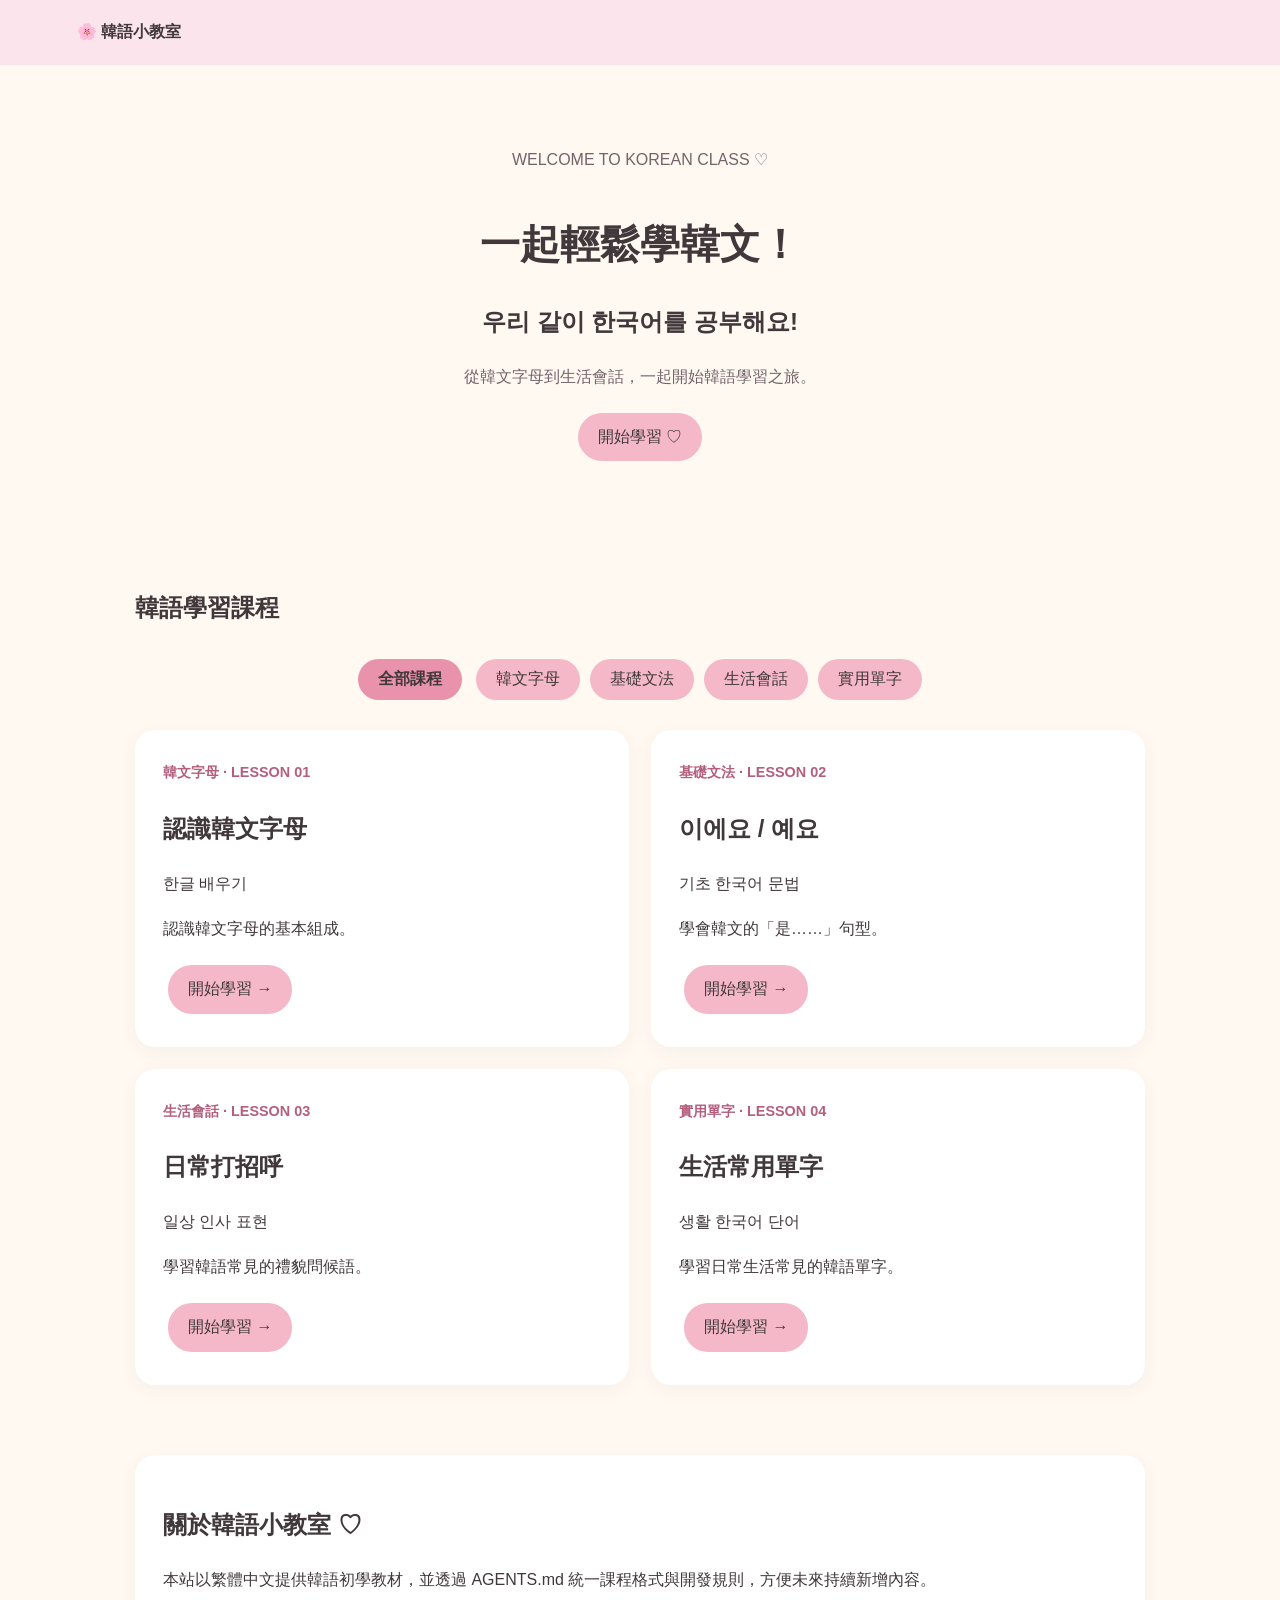
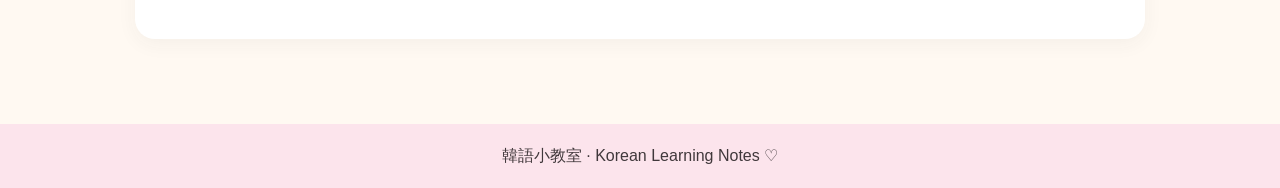
<file: index.html>
<!DOCTYPE html>
<html lang="zh-Hant">
<head>
<meta charset="UTF-8">
<meta name="viewport" content="width=device-width, initial-scale=1">
<title>首頁 | 韓語小教室</title>
<link rel="stylesheet" href="css/style.css">
<script src="js/main.js" defer></script>
</head>
<body>
<header><a href="index.html">🌸 韓語小教室</a></header>

<section class="hero">
  <p>WELCOME TO KOREAN CLASS ♡</p>
  <h1>一起輕鬆學韓文！</h1>
  <h2>우리 같이 한국어를 공부해요!</h2>
  <p>從韓文字母到生活會話，一起開始韓語學習之旅。</p>
  <a class="btn" href="#lessons">開始學習 ♡</a>
</section>
<main class="container" id="lessons">
  <h2>韓語學習課程</h2>
  <div class="filters">
    <button class="active" data-filter="all">全部課程</button>
    <button data-filter="韓文字母">韓文字母</button><button data-filter="基礎文法">基礎文法</button><button data-filter="生活會話">生活會話</button><button data-filter="實用單字">實用單字</button>
  </div>
  <div class="grid">
    <article class="card" data-category="韓文字母">
      <span class="tag">韓文字母 · LESSON 01</span>
      <h2>認識韓文字母</h2>
      <p>한글 배우기</p>
      <p>認識韓文字母的基本組成。</p>
      <a class="btn" href="lessons/hangul.html">開始學習 →</a>
    </article>
    <article class="card" data-category="基礎文法">
      <span class="tag">基礎文法 · LESSON 02</span>
      <h2>이에요 / 예요</h2>
      <p>기초 한국어 문법</p>
      <p>學會韓文的「是……」句型。</p>
      <a class="btn" href="lessons/grammar-01.html">開始學習 →</a>
    </article>
    <article class="card" data-category="生活會話">
      <span class="tag">生活會話 · LESSON 03</span>
      <h2>日常打招呼</h2>
      <p>일상 인사 표현</p>
      <p>學習韓語常見的禮貌問候語。</p>
      <a class="btn" href="lessons/greetings.html">開始學習 →</a>
    </article>
    <article class="card" data-category="實用單字">
      <span class="tag">實用單字 · LESSON 04</span>
      <h2>生活常用單字</h2>
      <p>생활 한국어 단어</p>
      <p>學習日常生活常見的韓語單字。</p>
      <a class="btn" href="lessons/vocabulary-01.html">開始學習 →</a>
    </article></div>
</main>
<section class="container">
  <div class="card">
    <h2>關於韓語小教室 ♡</h2>
    <p>本站以繁體中文提供韓語初學教材，並透過 AGENTS.md 統一課程格式與開發規則，方便未來持續新增內容。</p>
  </div>
</section>

<footer>韓語小教室 · Korean Learning Notes ♡</footer>
</body>
</html>
</file>
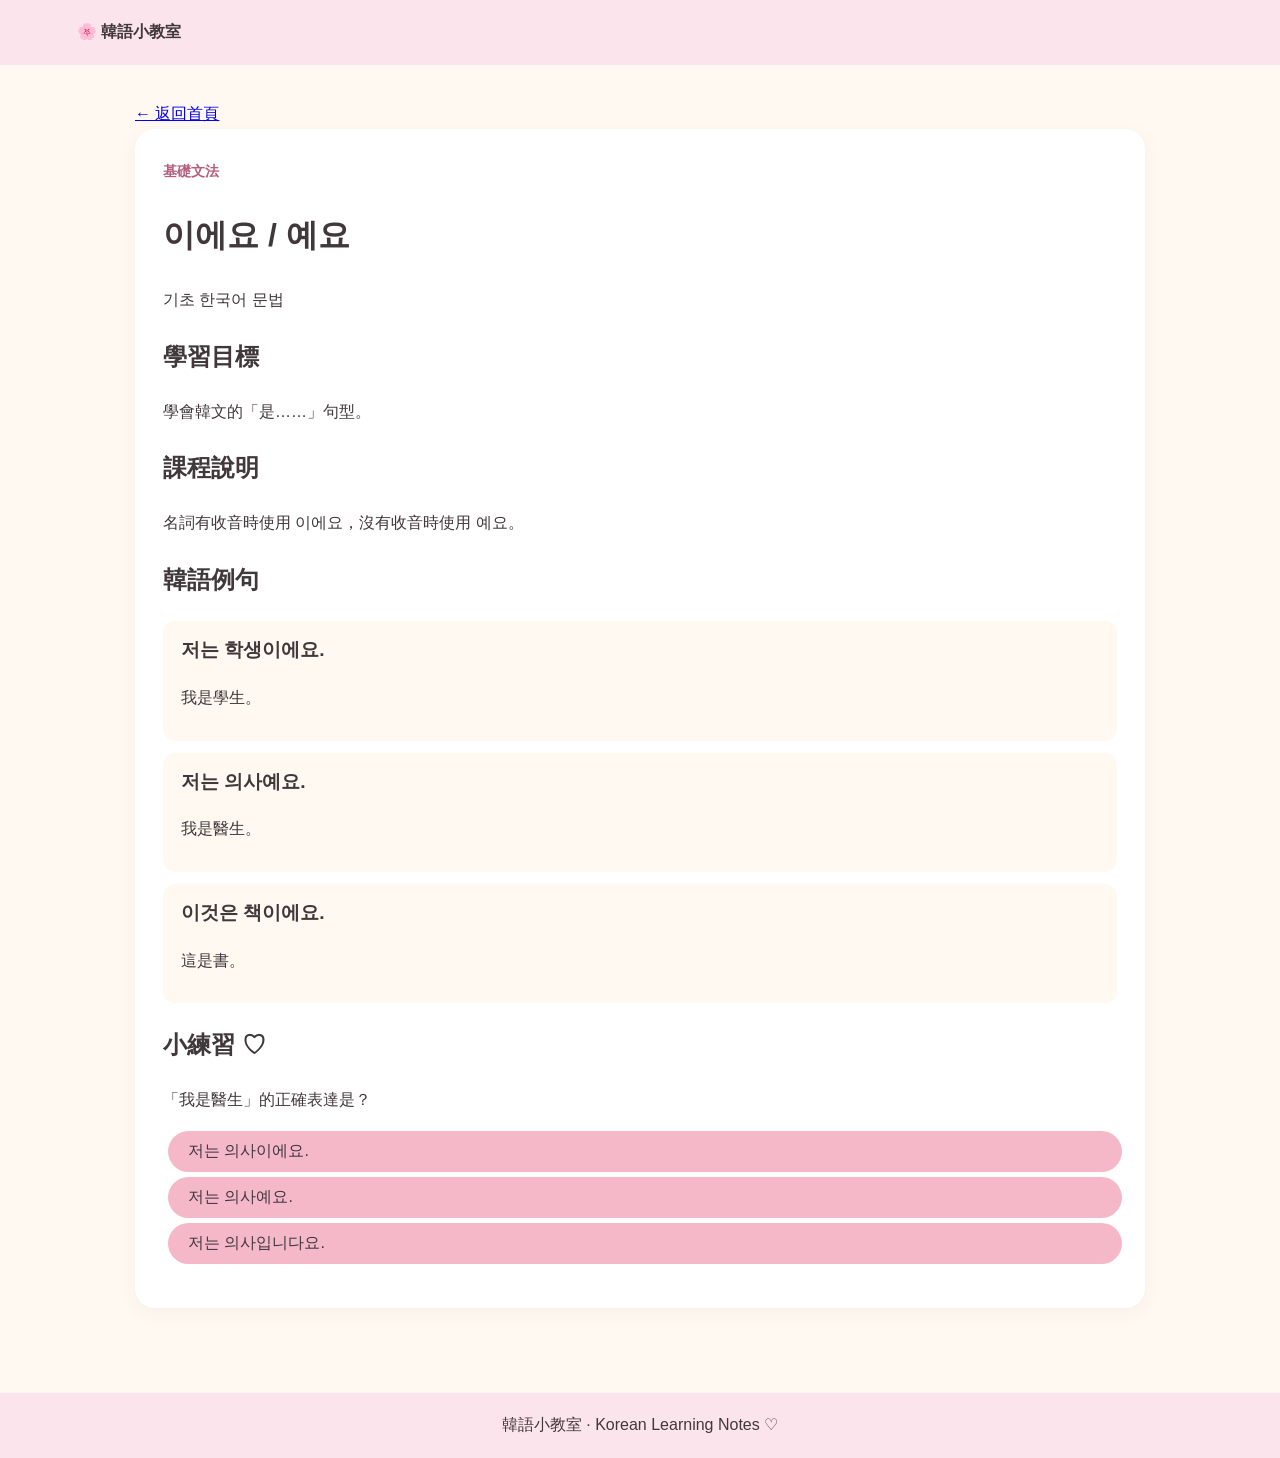
<file: lessons/grammar-01.html>
<!DOCTYPE html>
<html lang="zh-Hant">
<head>
<meta charset="UTF-8">
<meta name="viewport" content="width=device-width, initial-scale=1">
<title>이에요 / 예요 | 韓語小教室</title>
<link rel="stylesheet" href="../css/style.css">
<script src="../js/main.js" defer></script>
</head>
<body>
<header><a href="../index.html">🌸 韓語小教室</a></header>

    <main class="container">
      <a href="../index.html">← 返回首頁</a>
      <div class="lesson-content">
        <span class="tag">基礎文法</span>
        <h1>이에요 / 예요</h1>
        <p>기초 한국어 문법</p>
        <h2>學習目標</h2><p>學會韓文的「是……」句型。</p>
        <h2>課程說明</h2><p>名詞有收音時使用 이에요，沒有收音時使用 예요。</p>
        <h2>韓語例句</h2><div class="example"><strong>저는 학생이에요.</strong><p>我是學生。</p></div><div class="example"><strong>저는 의사예요.</strong><p>我是醫生。</p></div><div class="example"><strong>이것은 책이에요.</strong><p>這是書。</p></div>
        <div class="quiz">
          <h2>小練習 ♡</h2>
          <p>「我是醫生」的正確表達是？</p>
          <button data-answer="false">저는 의사이에요.</button><button data-answer="true">저는 의사예요.</button><button data-answer="false">저는 의사입니다요.</button>
          <p id="result" aria-live="polite"></p>
        </div>
      </div>
    </main>
    
<footer>韓語小教室 · Korean Learning Notes ♡</footer>
</body>
</html>
</file>
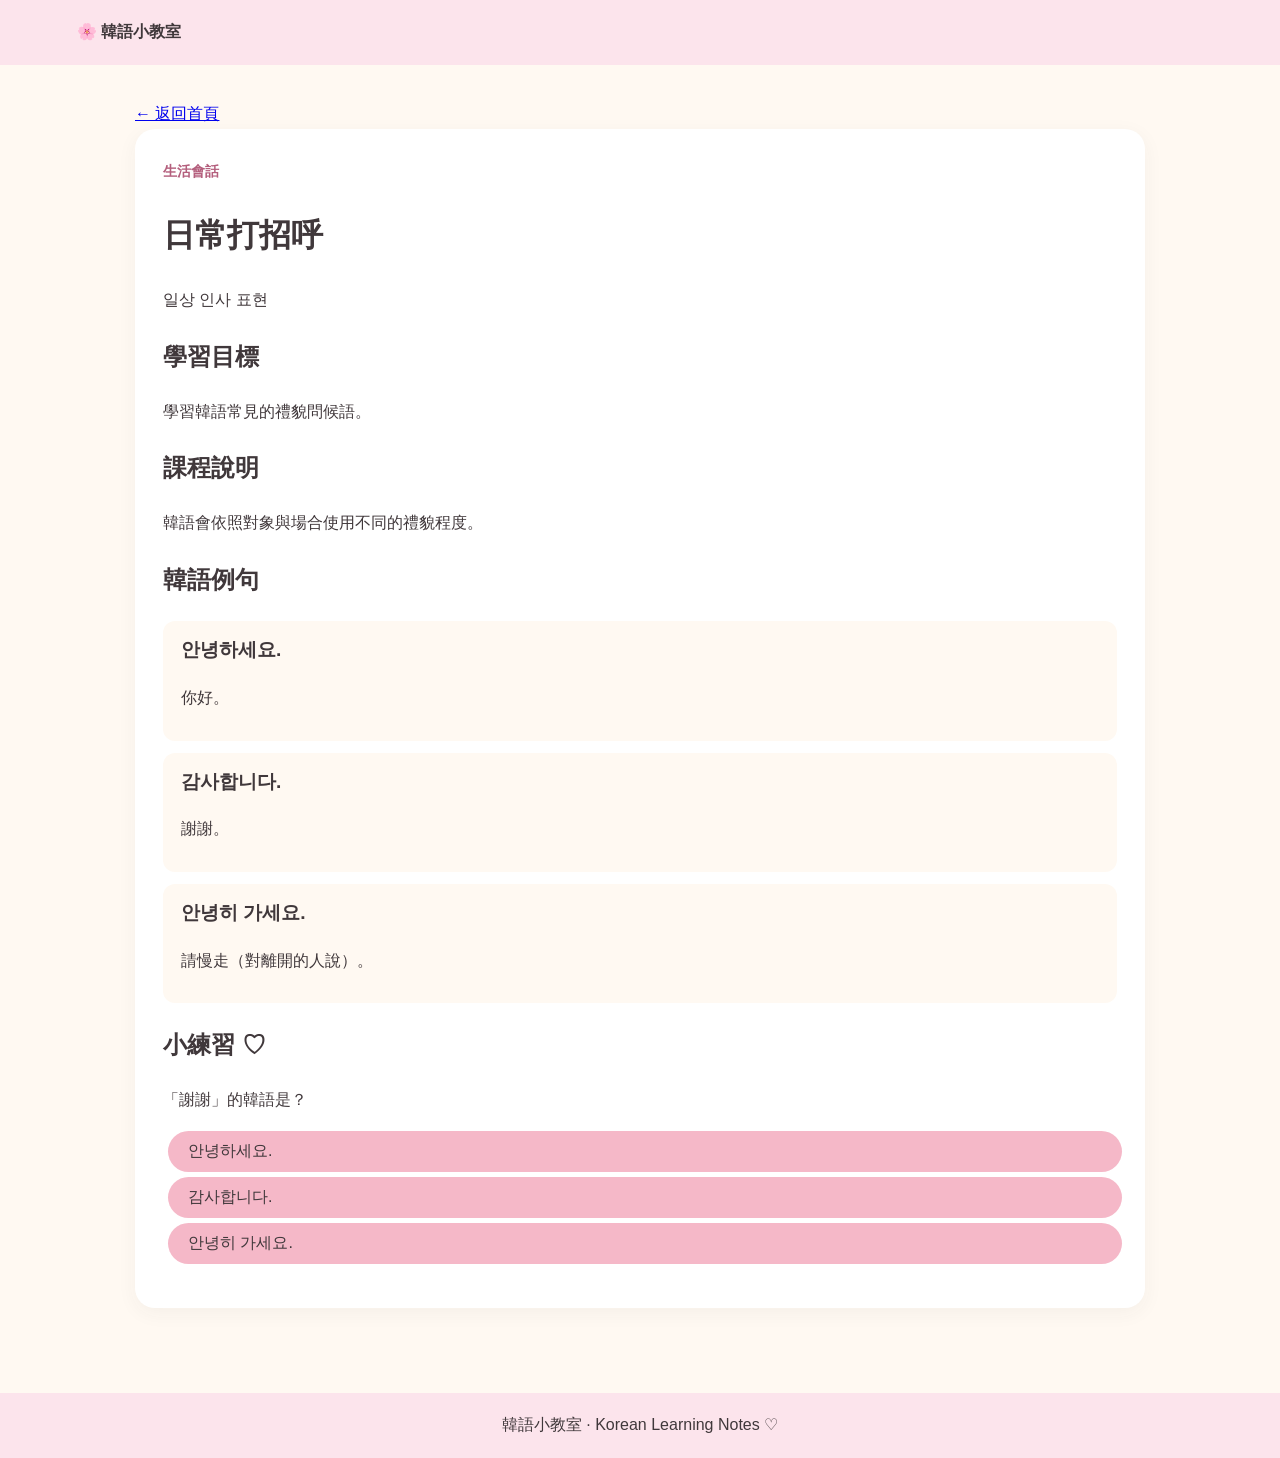
<file: lessons/greetings.html>
<!DOCTYPE html>
<html lang="zh-Hant">
<head>
<meta charset="UTF-8">
<meta name="viewport" content="width=device-width, initial-scale=1">
<title>日常打招呼 | 韓語小教室</title>
<link rel="stylesheet" href="../css/style.css">
<script src="../js/main.js" defer></script>
</head>
<body>
<header><a href="../index.html">🌸 韓語小教室</a></header>

    <main class="container">
      <a href="../index.html">← 返回首頁</a>
      <div class="lesson-content">
        <span class="tag">生活會話</span>
        <h1>日常打招呼</h1>
        <p>일상 인사 표현</p>
        <h2>學習目標</h2><p>學習韓語常見的禮貌問候語。</p>
        <h2>課程說明</h2><p>韓語會依照對象與場合使用不同的禮貌程度。</p>
        <h2>韓語例句</h2><div class="example"><strong>안녕하세요.</strong><p>你好。</p></div><div class="example"><strong>감사합니다.</strong><p>謝謝。</p></div><div class="example"><strong>안녕히 가세요.</strong><p>請慢走（對離開的人說）。</p></div>
        <div class="quiz">
          <h2>小練習 ♡</h2>
          <p>「謝謝」的韓語是？</p>
          <button data-answer="false">안녕하세요.</button><button data-answer="true">감사합니다.</button><button data-answer="false">안녕히 가세요.</button>
          <p id="result" aria-live="polite"></p>
        </div>
      </div>
    </main>
    
<footer>韓語小教室 · Korean Learning Notes ♡</footer>
</body>
</html>
</file>
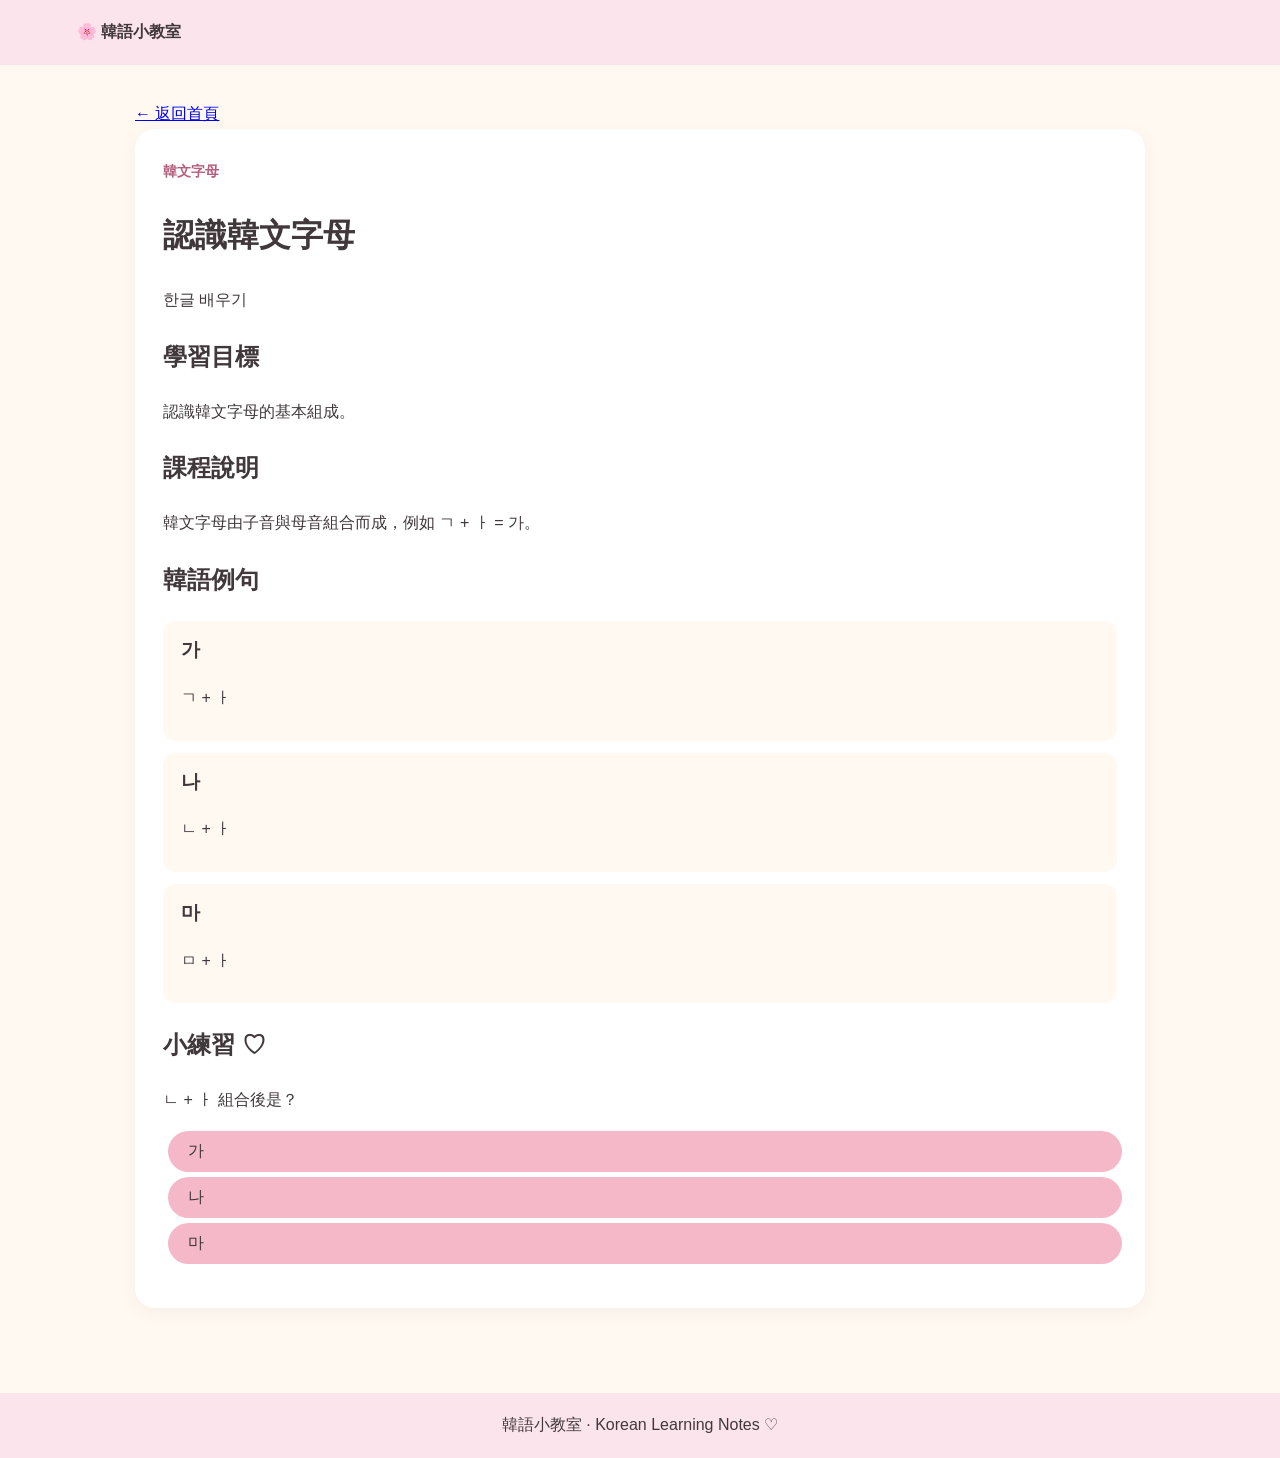
<file: lessons/hangul.html>
<!DOCTYPE html>
<html lang="zh-Hant">
<head>
<meta charset="UTF-8">
<meta name="viewport" content="width=device-width, initial-scale=1">
<title>認識韓文字母 | 韓語小教室</title>
<link rel="stylesheet" href="../css/style.css">
<script src="../js/main.js" defer></script>
</head>
<body>
<header><a href="../index.html">🌸 韓語小教室</a></header>

    <main class="container">
      <a href="../index.html">← 返回首頁</a>
      <div class="lesson-content">
        <span class="tag">韓文字母</span>
        <h1>認識韓文字母</h1>
        <p>한글 배우기</p>
        <h2>學習目標</h2><p>認識韓文字母的基本組成。</p>
        <h2>課程說明</h2><p>韓文字母由子音與母音組合而成，例如 ㄱ + ㅏ = 가。</p>
        <h2>韓語例句</h2><div class="example"><strong>가</strong><p>ㄱ + ㅏ</p></div><div class="example"><strong>나</strong><p>ㄴ + ㅏ</p></div><div class="example"><strong>마</strong><p>ㅁ + ㅏ</p></div>
        <div class="quiz">
          <h2>小練習 ♡</h2>
          <p>ㄴ + ㅏ 組合後是？</p>
          <button data-answer="false">가</button><button data-answer="true">나</button><button data-answer="false">마</button>
          <p id="result" aria-live="polite"></p>
        </div>
      </div>
    </main>
    
<footer>韓語小教室 · Korean Learning Notes ♡</footer>
</body>
</html>
</file>
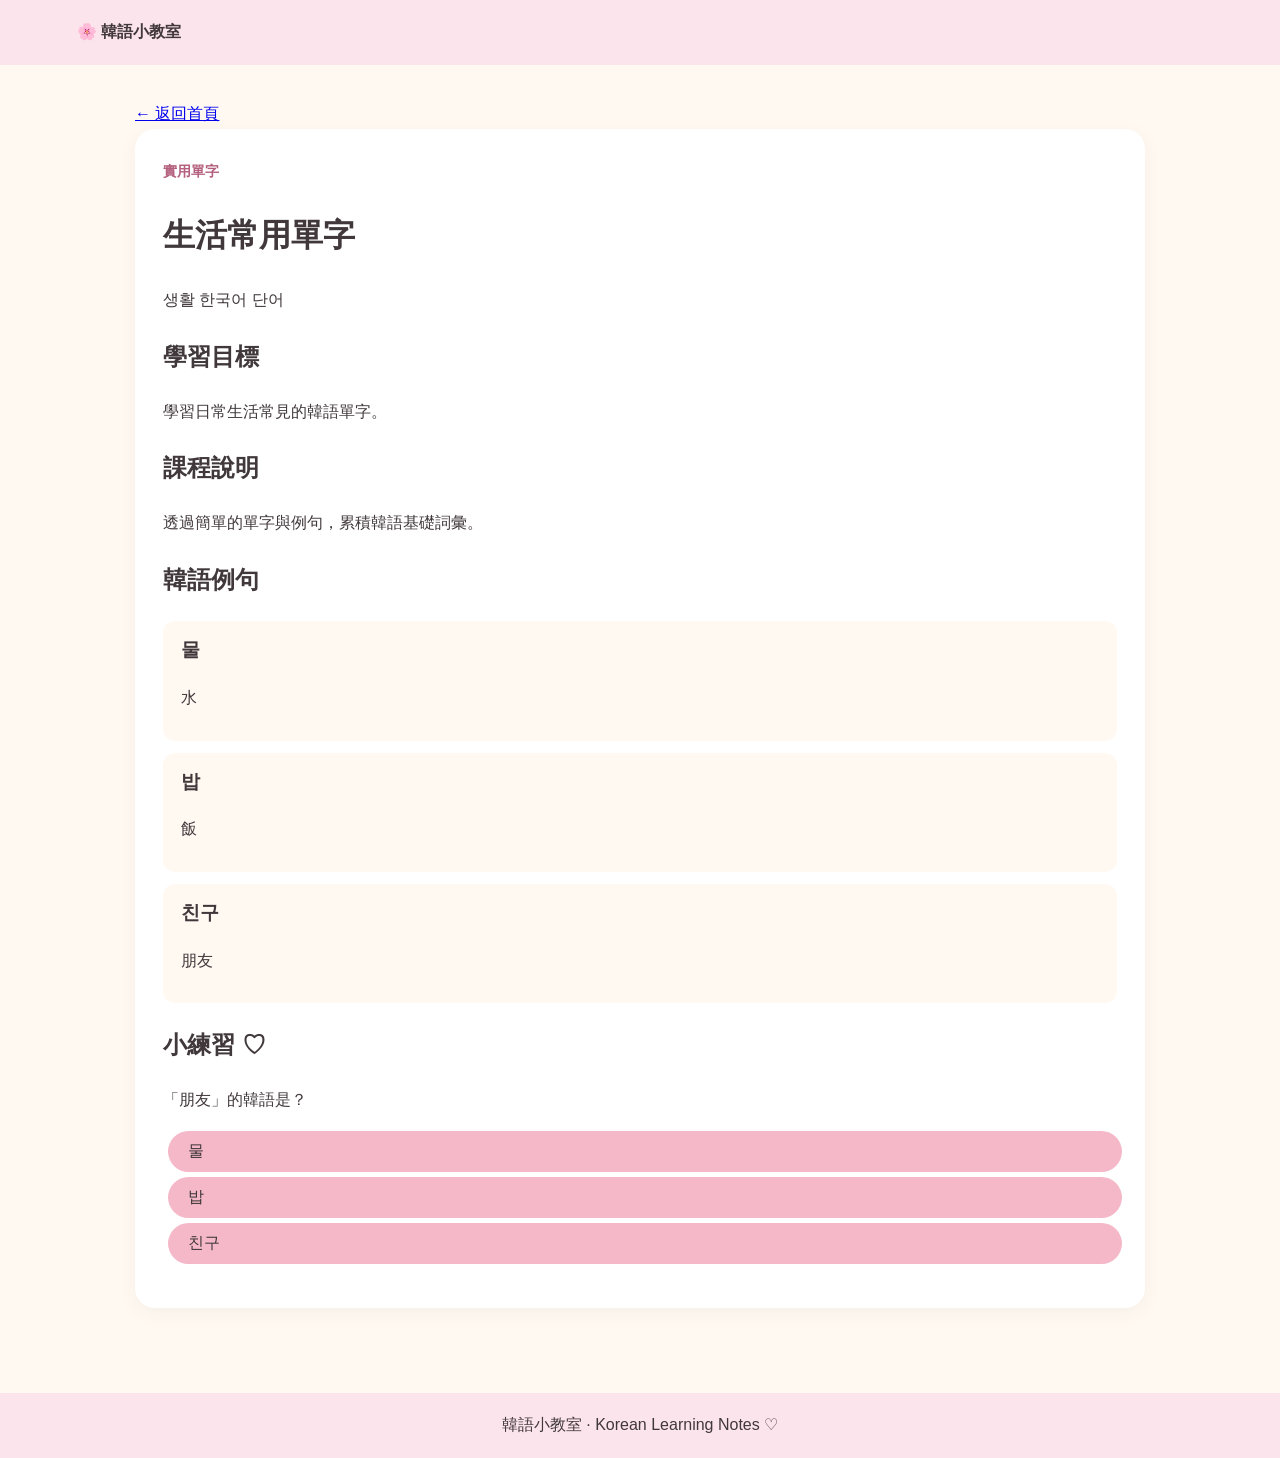
<file: lessons/vocabulary-01.html>
<!DOCTYPE html>
<html lang="zh-Hant">
<head>
<meta charset="UTF-8">
<meta name="viewport" content="width=device-width, initial-scale=1">
<title>生活常用單字 | 韓語小教室</title>
<link rel="stylesheet" href="../css/style.css">
<script src="../js/main.js" defer></script>
</head>
<body>
<header><a href="../index.html">🌸 韓語小教室</a></header>

    <main class="container">
      <a href="../index.html">← 返回首頁</a>
      <div class="lesson-content">
        <span class="tag">實用單字</span>
        <h1>生活常用單字</h1>
        <p>생활 한국어 단어</p>
        <h2>學習目標</h2><p>學習日常生活常見的韓語單字。</p>
        <h2>課程說明</h2><p>透過簡單的單字與例句，累積韓語基礎詞彙。</p>
        <h2>韓語例句</h2><div class="example"><strong>물</strong><p>水</p></div><div class="example"><strong>밥</strong><p>飯</p></div><div class="example"><strong>친구</strong><p>朋友</p></div>
        <div class="quiz">
          <h2>小練習 ♡</h2>
          <p>「朋友」的韓語是？</p>
          <button data-answer="false">물</button><button data-answer="false">밥</button><button data-answer="true">친구</button>
          <p id="result" aria-live="polite"></p>
        </div>
      </div>
    </main>
    
<footer>韓語小教室 · Korean Learning Notes ♡</footer>
</body>
</html>
</file>
<file: css/style.css>
:root {
  --cream: #FFF9F2;
  --pink: #F5B8C8;
  --light-pink: #FCE4EC;
  --text: #40383B;
  --white: #FFFFFF;
}
* { box-sizing: border-box; }
body {
  margin: 0;
  background: var(--cream);
  color: var(--text);
  font-family: Arial, "Noto Sans TC", sans-serif;
  line-height: 1.8;
}
header, footer {
  background: var(--light-pink);
  padding: 18px 6%;
}
header a { color: var(--text); text-decoration: none; font-weight: bold; }
.container { max-width: 1050px; margin: auto; padding: 35px 20px; }
.hero { text-align: center; padding: 65px 20px; }
.hero h1 { font-size: 2.5rem; margin-bottom: 8px; }
.hero p { color: #75636b; }
.grid { display: grid; grid-template-columns: repeat(2, 1fr); gap: 22px; }
.card, .lesson-content {
  background: var(--white);
  border-radius: 20px;
  padding: 28px;
  box-shadow: 0 5px 20px #40383B0D;
}
.tag { color: #B45F7D; font-size: .9rem; font-weight: bold; }
button, .btn {
  display: inline-block;
  background: var(--pink);
  color: var(--text);
  border: 0;
  border-radius: 24px;
  padding: 10px 20px;
  cursor: pointer;
  text-decoration: none;
  font-size: 1rem;
  margin: 5px;
}
button:hover, .btn:hover { background: #ED9EB5; }
.filters { margin: 25px 0; text-align: center; }
.filters button.active { background: #E992AC; font-weight: bold; }
.example { background: var(--cream); padding: 12px 18px; margin: 12px 0; border-radius: 12px; }
.example strong { font-size: 1.2rem; }
.quiz button { display: block; width: 100%; text-align: left; }
footer { text-align: center; margin-top: 50px; }
[hidden] { display: none !important; }
@media(max-width: 650px) {
  .grid { grid-template-columns: 1fr; }
  .hero h1 { font-size: 1.8rem; }
}
</file>
